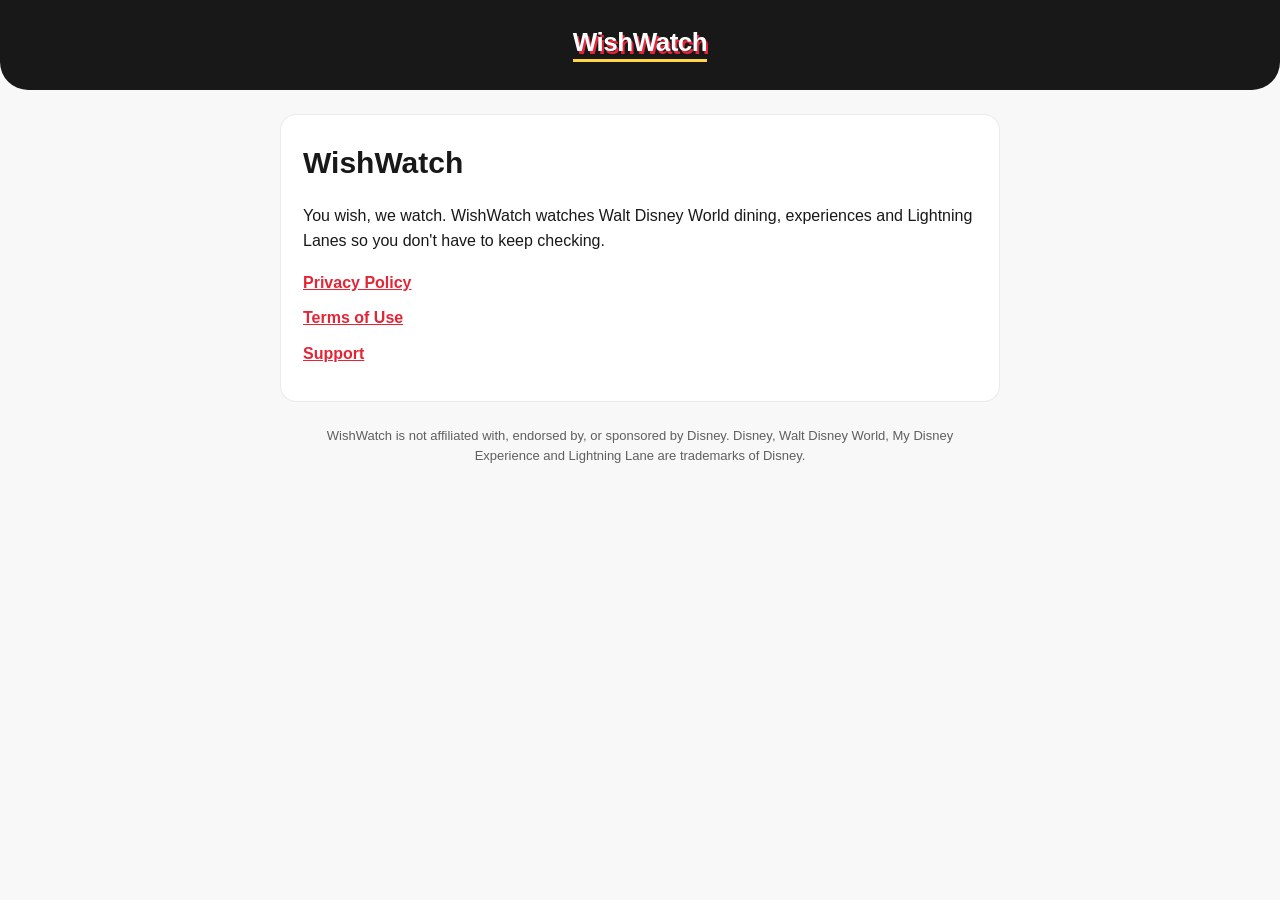
<file: index.html>
<!doctype html>
<html lang="en">
<head>
<meta charset="utf-8">
<meta name="viewport" content="width=device-width, initial-scale=1">
<title>WishWatch Legal</title>
<link rel="stylesheet" href="style.css">
</head>
<body>
<header><a href="index.html" class="brand">WishWatch</a></header>
<main>
<h1>WishWatch</h1>
<p>You wish, we watch. WishWatch watches Walt Disney World dining, experiences and Lightning Lanes so you don't have to keep checking.</p>
<div class="links">
  <a href="privacy.html">Privacy Policy</a>
  <a href="terms.html">Terms of Use</a>
  <a href="support.html">Support</a>
</div>
</main>
<footer>WishWatch is not affiliated with, endorsed by, or sponsored by Disney. Disney, Walt Disney World, My Disney Experience and Lightning Lane are trademarks of Disney.</footer>
</body>
</html>
</file>
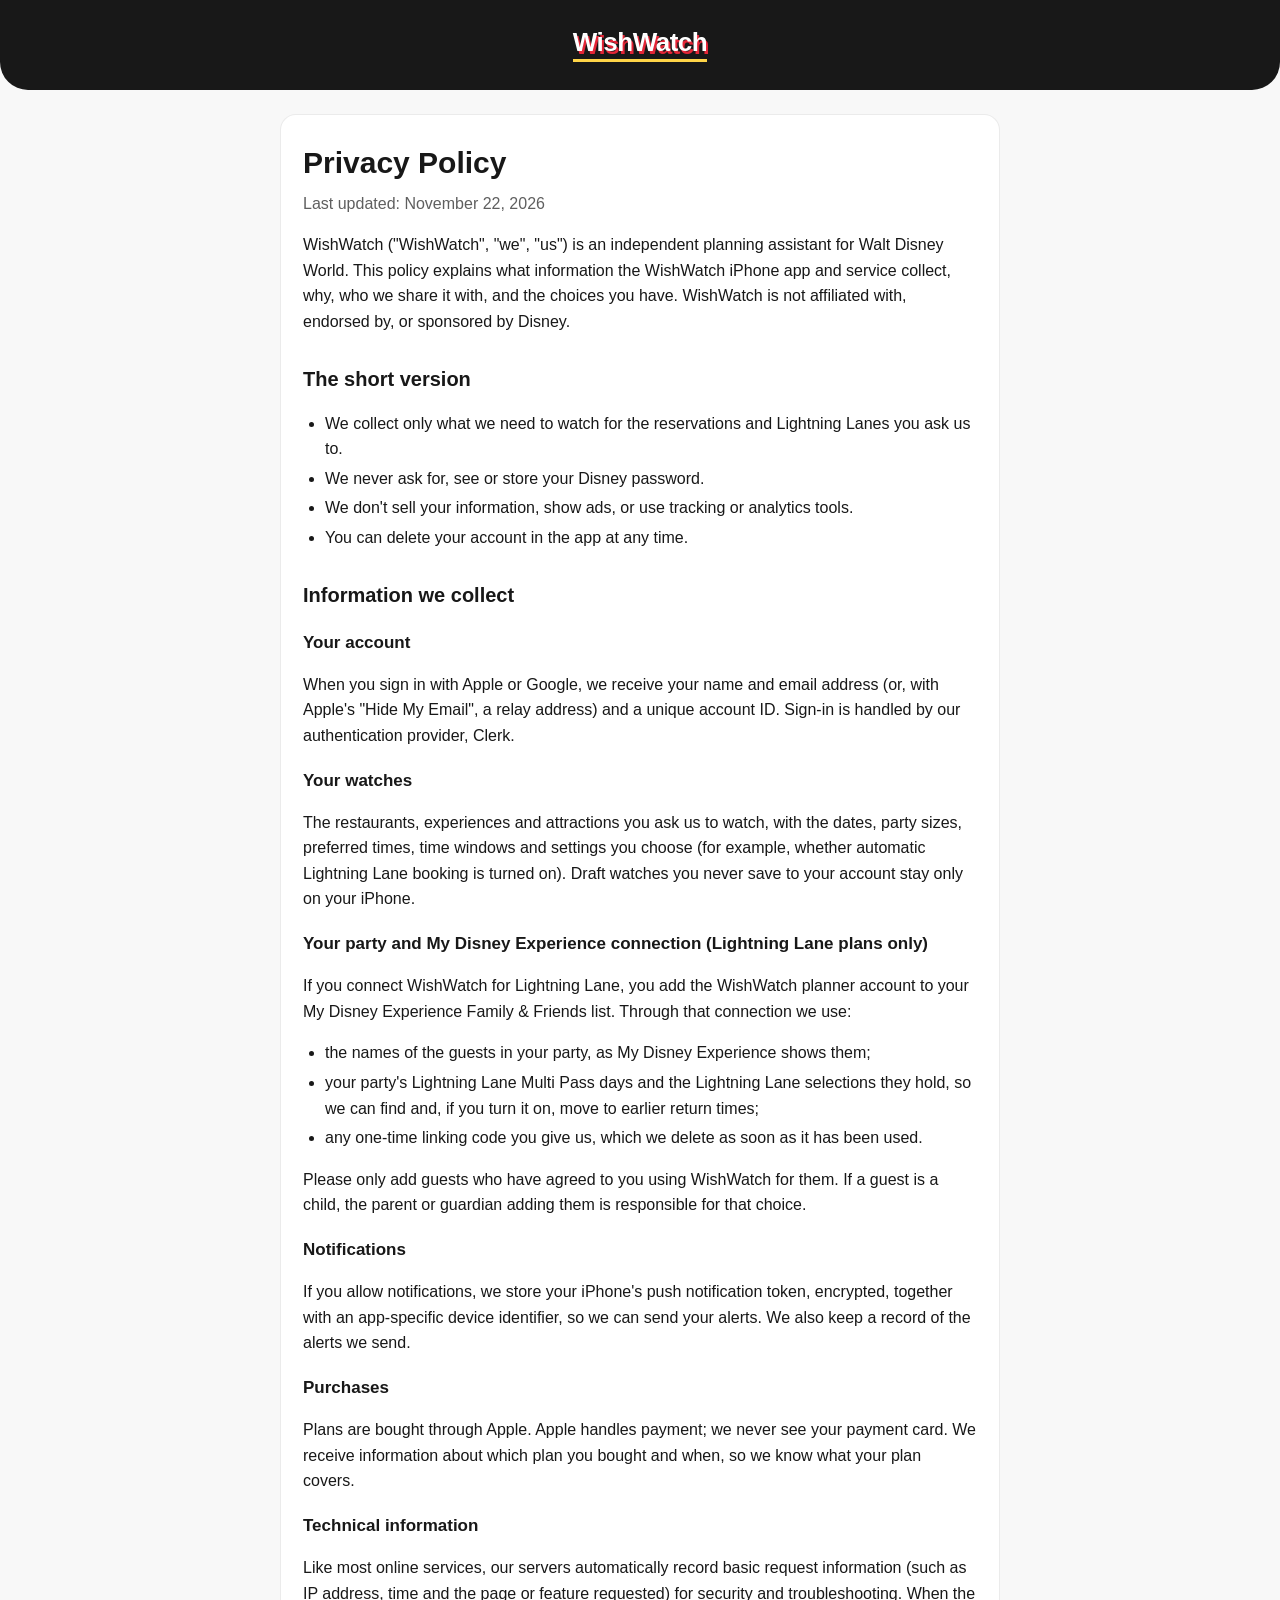
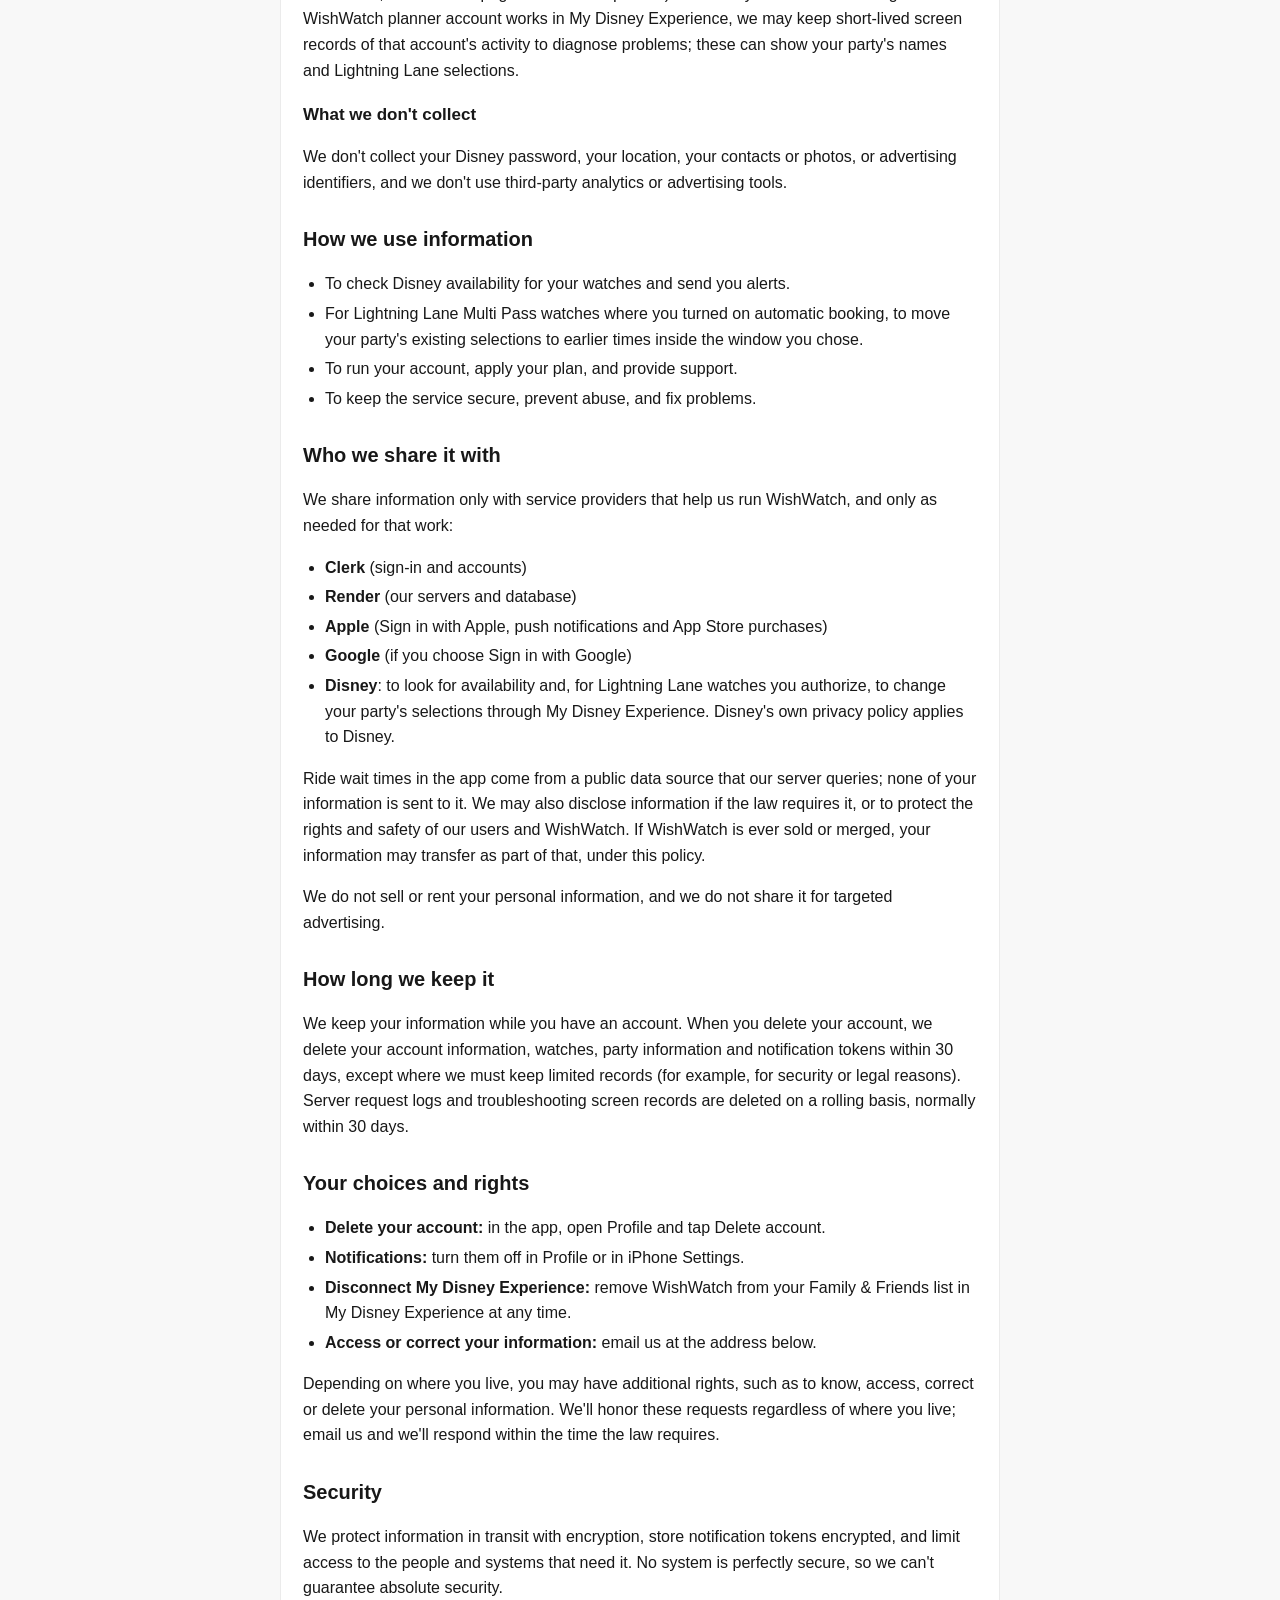
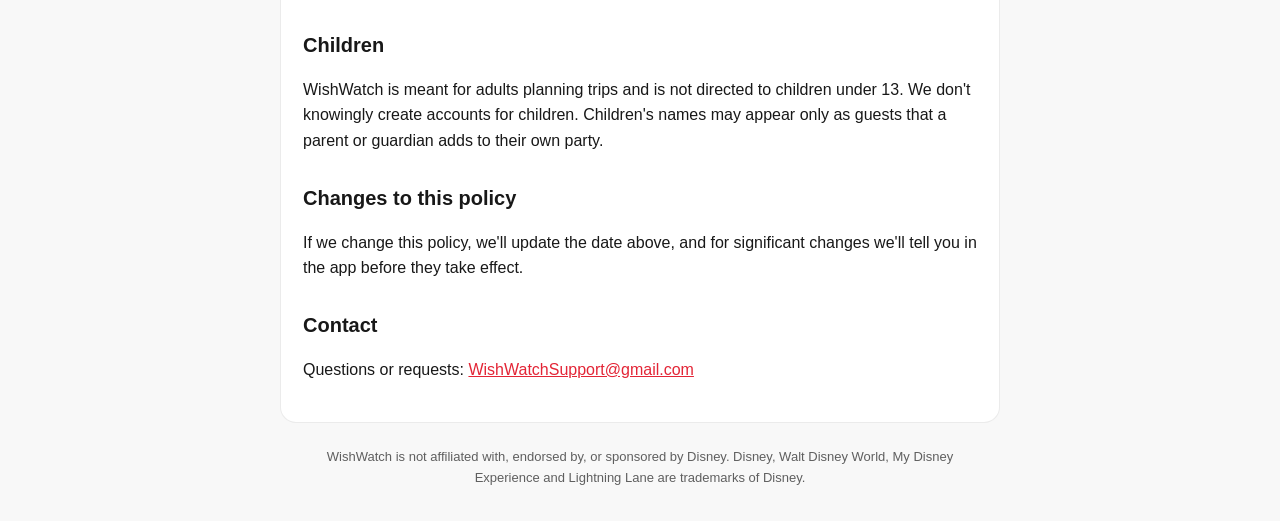
<file: privacy.html>
<!doctype html>
<html lang="en">
<head>
<meta charset="utf-8">
<meta name="viewport" content="width=device-width, initial-scale=1">
<title>WishWatch Privacy Policy</title>
<link rel="stylesheet" href="style.css">
</head>
<body>
<header><a href="index.html" class="brand">WishWatch</a></header>
<main>
<h1>Privacy Policy</h1>
<p class="updated">Last updated: November 22, 2026</p>

<p>WishWatch ("WishWatch", "we", "us") is an independent planning assistant for Walt Disney World. This policy explains what information the WishWatch iPhone app and service collect, why, who we share it with, and the choices you have. WishWatch is not affiliated with, endorsed by, or sponsored by Disney.</p>

<h2>The short version</h2>
<ul>
  <li>We collect only what we need to watch for the reservations and Lightning Lanes you ask us to.</li>
  <li>We never ask for, see or store your Disney password.</li>
  <li>We don't sell your information, show ads, or use tracking or analytics tools.</li>
  <li>You can delete your account in the app at any time.</li>
</ul>

<h2>Information we collect</h2>
<h3>Your account</h3>
<p>When you sign in with Apple or Google, we receive your name and email address (or, with Apple's "Hide My Email", a relay address) and a unique account ID. Sign-in is handled by our authentication provider, Clerk.</p>

<h3>Your watches</h3>
<p>The restaurants, experiences and attractions you ask us to watch, with the dates, party sizes, preferred times, time windows and settings you choose (for example, whether automatic Lightning Lane booking is turned on). Draft watches you never save to your account stay only on your iPhone.</p>

<h3>Your party and My Disney Experience connection (Lightning Lane plans only)</h3>
<p>If you connect WishWatch for Lightning Lane, you add the WishWatch planner account to your My Disney Experience Family &amp; Friends list. Through that connection we use:</p>
<ul>
  <li>the names of the guests in your party, as My Disney Experience shows them;</li>
  <li>your party's Lightning Lane Multi Pass days and the Lightning Lane selections they hold, so we can find and, if you turn it on, move to earlier return times;</li>
  <li>any one-time linking code you give us, which we delete as soon as it has been used.</li>
</ul>
<p>Please only add guests who have agreed to you using WishWatch for them. If a guest is a child, the parent or guardian adding them is responsible for that choice.</p>

<h3>Notifications</h3>
<p>If you allow notifications, we store your iPhone's push notification token, encrypted, together with an app-specific device identifier, so we can send your alerts. We also keep a record of the alerts we send.</p>

<h3>Purchases</h3>
<p>Plans are bought through Apple. Apple handles payment; we never see your payment card. We receive information about which plan you bought and when, so we know what your plan covers.</p>

<h3>Technical information</h3>
<p>Like most online services, our servers automatically record basic request information (such as IP address, time and the page or feature requested) for security and troubleshooting. When the WishWatch planner account works in My Disney Experience, we may keep short-lived screen records of that account's activity to diagnose problems; these can show your party's names and Lightning Lane selections.</p>

<h3>What we don't collect</h3>
<p>We don't collect your Disney password, your location, your contacts or photos, or advertising identifiers, and we don't use third-party analytics or advertising tools.</p>

<h2>How we use information</h2>
<ul>
  <li>To check Disney availability for your watches and send you alerts.</li>
  <li>For Lightning Lane Multi Pass watches where you turned on automatic booking, to move your party's existing selections to earlier times inside the window you chose.</li>
  <li>To run your account, apply your plan, and provide support.</li>
  <li>To keep the service secure, prevent abuse, and fix problems.</li>
</ul>

<h2>Who we share it with</h2>
<p>We share information only with service providers that help us run WishWatch, and only as needed for that work:</p>
<ul>
  <li><strong>Clerk</strong> (sign-in and accounts)</li>
  <li><strong>Render</strong> (our servers and database)</li>
  <li><strong>Apple</strong> (Sign in with Apple, push notifications and App Store purchases)</li>
  <li><strong>Google</strong> (if you choose Sign in with Google)</li>
  <li><strong>Disney</strong>: to look for availability and, for Lightning Lane watches you authorize, to change your party's selections through My Disney Experience. Disney's own privacy policy applies to Disney.</li>
</ul>
<p>Ride wait times in the app come from a public data source that our server queries; none of your information is sent to it. We may also disclose information if the law requires it, or to protect the rights and safety of our users and WishWatch. If WishWatch is ever sold or merged, your information may transfer as part of that, under this policy.</p>
<p>We do not sell or rent your personal information, and we do not share it for targeted advertising.</p>

<h2>How long we keep it</h2>
<p>We keep your information while you have an account. When you delete your account, we delete your account information, watches, party information and notification tokens within 30 days, except where we must keep limited records (for example, for security or legal reasons). Server request logs and troubleshooting screen records are deleted on a rolling basis, normally within 30 days.</p>

<h2>Your choices and rights</h2>
<ul>
  <li><strong>Delete your account:</strong> in the app, open Profile and tap Delete account.</li>
  <li><strong>Notifications:</strong> turn them off in Profile or in iPhone Settings.</li>
  <li><strong>Disconnect My Disney Experience:</strong> remove WishWatch from your Family &amp; Friends list in My Disney Experience at any time.</li>
  <li><strong>Access or correct your information:</strong> email us at the address below.</li>
</ul>
<p>Depending on where you live, you may have additional rights, such as to know, access, correct or delete your personal information. We'll honor these requests regardless of where you live; email us and we'll respond within the time the law requires.</p>

<h2>Security</h2>
<p>We protect information in transit with encryption, store notification tokens encrypted, and limit access to the people and systems that need it. No system is perfectly secure, so we can't guarantee absolute security.</p>

<h2>Children</h2>
<p>WishWatch is meant for adults planning trips and is not directed to children under 13. We don't knowingly create accounts for children. Children's names may appear only as guests that a parent or guardian adds to their own party.</p>

<h2>Changes to this policy</h2>
<p>If we change this policy, we'll update the date above, and for significant changes we'll tell you in the app before they take effect.</p>

<h2>Contact</h2>
<p>Questions or requests: <a href="mailto:WishWatchSupport@gmail.com">WishWatchSupport@gmail.com</a></p>
</main>
<footer>WishWatch is not affiliated with, endorsed by, or sponsored by Disney. Disney, Walt Disney World, My Disney Experience and Lightning Lane are trademarks of Disney.</footer>
</body>
</html>
</file>
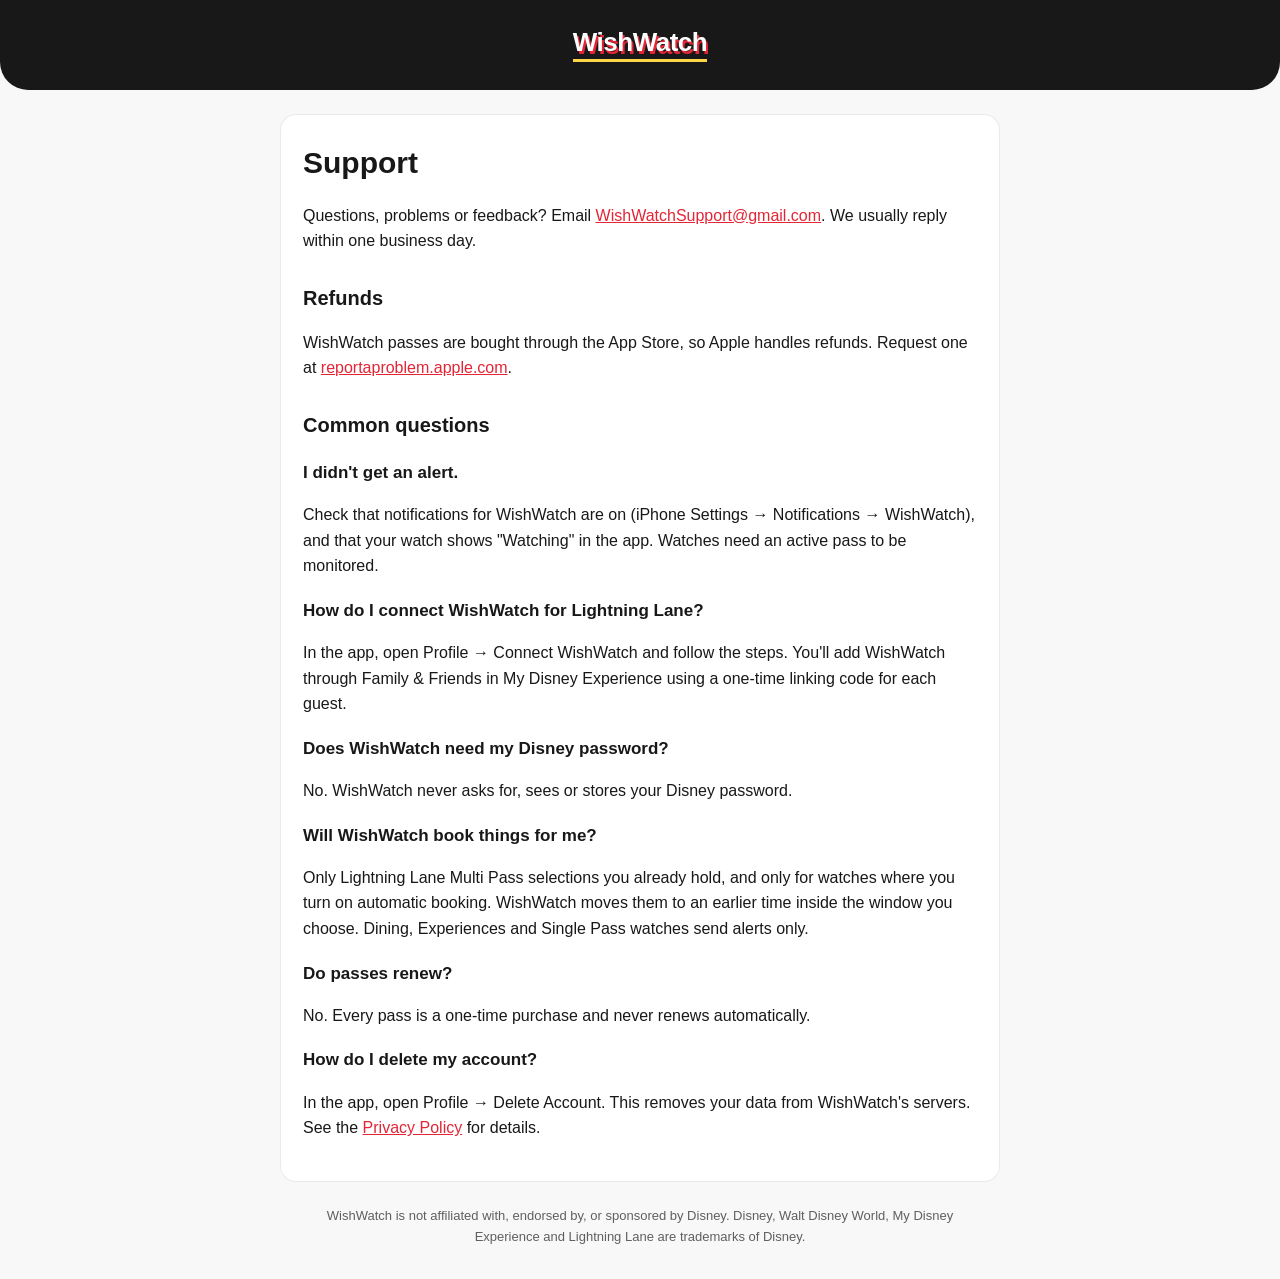
<file: support.html>
<!doctype html>
<html lang="en">
<head>
<meta charset="utf-8">
<meta name="viewport" content="width=device-width, initial-scale=1">
<title>WishWatch Support</title>
<link rel="stylesheet" href="style.css">
</head>
<body>
<header><a href="index.html" class="brand">WishWatch</a></header>
<main>
<h1>Support</h1>
<p>Questions, problems or feedback? Email <a href="mailto:WishWatchSupport@gmail.com?subject=WishWatch%20Support">WishWatchSupport@gmail.com</a>. We usually reply within one business day.</p>

<h2>Refunds</h2>
<p>WishWatch passes are bought through the App Store, so Apple handles refunds. Request one at <a href="https://reportaproblem.apple.com">reportaproblem.apple.com</a>.</p>

<h2>Common questions</h2>
<h3>I didn't get an alert.</h3>
<p>Check that notifications for WishWatch are on (iPhone Settings → Notifications → WishWatch), and that your watch shows "Watching" in the app. Watches need an active pass to be monitored.</p>

<h3>How do I connect WishWatch for Lightning Lane?</h3>
<p>In the app, open Profile → Connect WishWatch and follow the steps. You'll add WishWatch through Family &amp; Friends in My Disney Experience using a one-time linking code for each guest.</p>

<h3>Does WishWatch need my Disney password?</h3>
<p>No. WishWatch never asks for, sees or stores your Disney password.</p>

<h3>Will WishWatch book things for me?</h3>
<p>Only Lightning Lane Multi Pass selections you already hold, and only for watches where you turn on automatic booking. WishWatch moves them to an earlier time inside the window you choose. Dining, Experiences and Single Pass watches send alerts only.</p>

<h3>Do passes renew?</h3>
<p>No. Every pass is a one-time purchase and never renews automatically.</p>

<h3>How do I delete my account?</h3>
<p>In the app, open Profile → Delete Account. This removes your data from WishWatch's servers. See the <a href="privacy.html">Privacy Policy</a> for details.</p>
</main>
<footer>WishWatch is not affiliated with, endorsed by, or sponsored by Disney. Disney, Walt Disney World, My Disney Experience and Lightning Lane are trademarks of Disney.</footer>
</body>
</html>
</file>
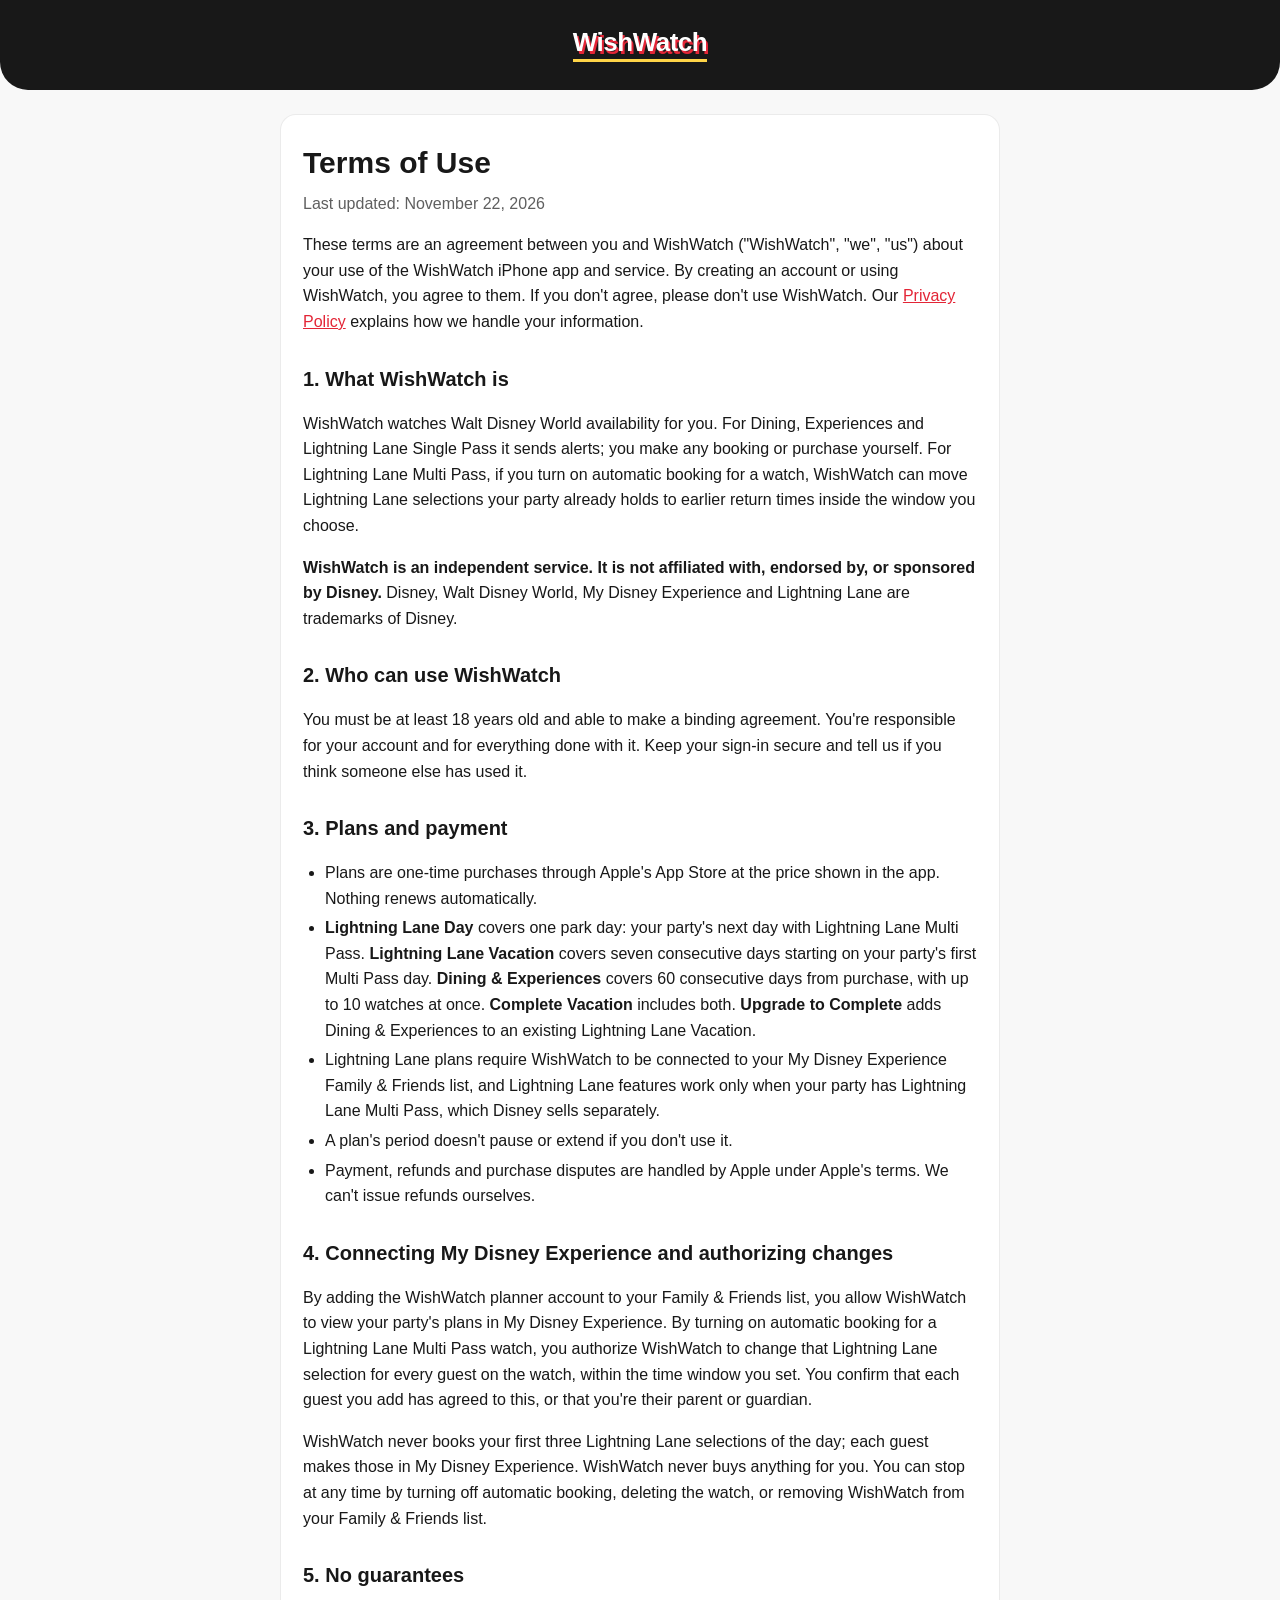
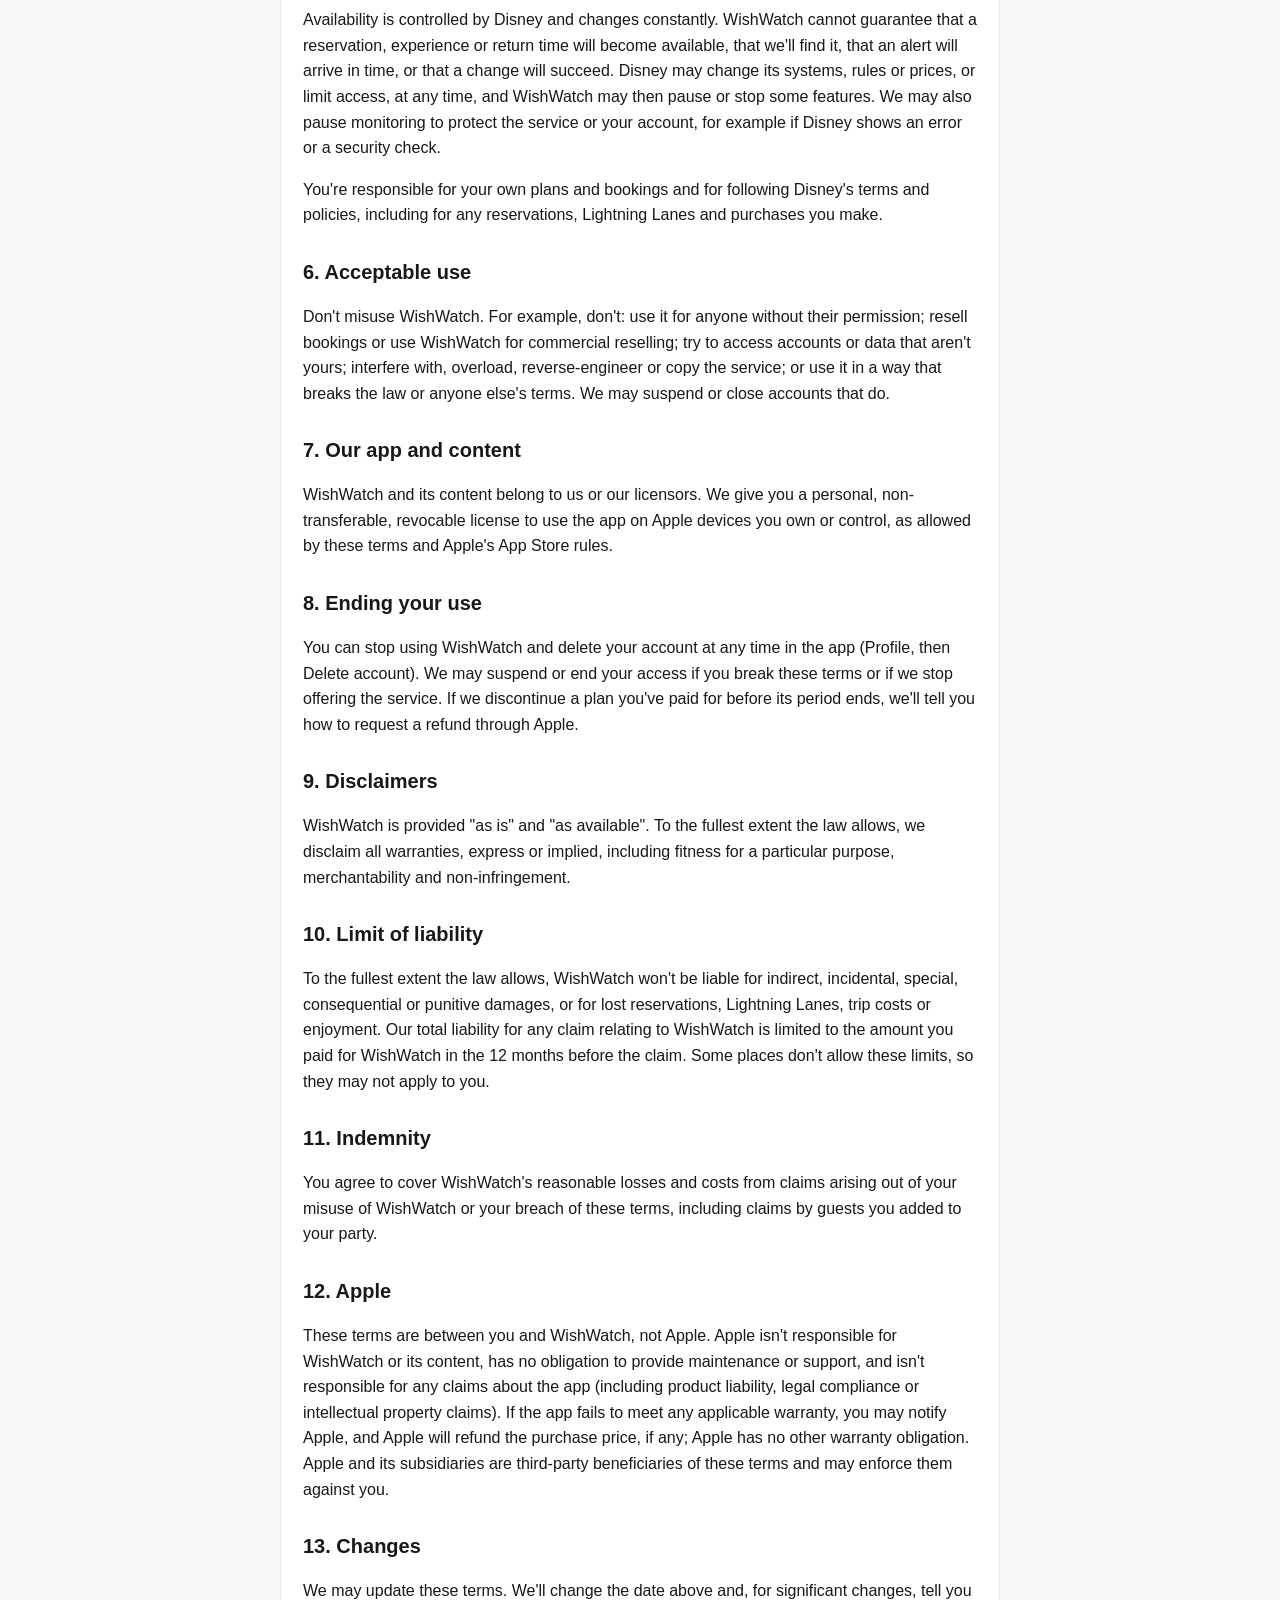
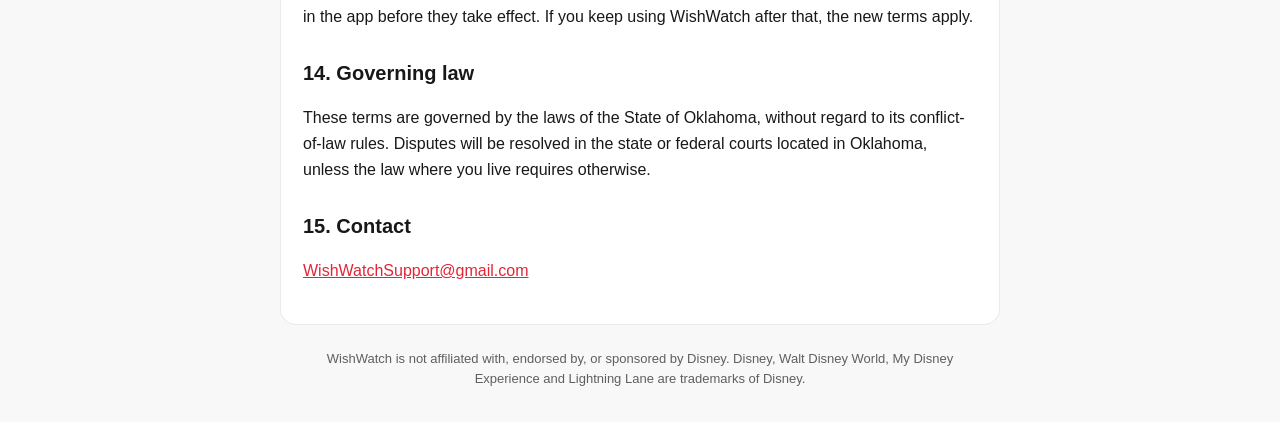
<file: terms.html>
<!doctype html>
<html lang="en">
<head>
<meta charset="utf-8">
<meta name="viewport" content="width=device-width, initial-scale=1">
<title>WishWatch Terms of Use</title>
<link rel="stylesheet" href="style.css">
</head>
<body>
<header><a href="index.html" class="brand">WishWatch</a></header>
<main>
<h1>Terms of Use</h1>
<p class="updated">Last updated: November 22, 2026</p>

<p>These terms are an agreement between you and WishWatch ("WishWatch", "we", "us") about your use of the WishWatch iPhone app and service. By creating an account or using WishWatch, you agree to them. If you don't agree, please don't use WishWatch. Our <a href="privacy.html">Privacy Policy</a> explains how we handle your information.</p>

<h2>1. What WishWatch is</h2>
<p>WishWatch watches Walt Disney World availability for you. For Dining, Experiences and Lightning Lane Single Pass it sends alerts; you make any booking or purchase yourself. For Lightning Lane Multi Pass, if you turn on automatic booking for a watch, WishWatch can move Lightning Lane selections your party already holds to earlier return times inside the window you choose.</p>
<p><strong>WishWatch is an independent service. It is not affiliated with, endorsed by, or sponsored by Disney.</strong> Disney, Walt Disney World, My Disney Experience and Lightning Lane are trademarks of Disney.</p>

<h2>2. Who can use WishWatch</h2>
<p>You must be at least 18 years old and able to make a binding agreement. You're responsible for your account and for everything done with it. Keep your sign-in secure and tell us if you think someone else has used it.</p>

<h2>3. Plans and payment</h2>
<ul>
  <li>Plans are one-time purchases through Apple's App Store at the price shown in the app. Nothing renews automatically.</li>
  <li><strong>Lightning Lane Day</strong> covers one park day: your party's next day with Lightning Lane Multi Pass. <strong>Lightning Lane Vacation</strong> covers seven consecutive days starting on your party's first Multi Pass day. <strong>Dining &amp; Experiences</strong> covers 60 consecutive days from purchase, with up to 10 watches at once. <strong>Complete Vacation</strong> includes both. <strong>Upgrade to Complete</strong> adds Dining &amp; Experiences to an existing Lightning Lane Vacation.</li>
  <li>Lightning Lane plans require WishWatch to be connected to your My Disney Experience Family &amp; Friends list, and Lightning Lane features work only when your party has Lightning Lane Multi Pass, which Disney sells separately.</li>
  <li>A plan's period doesn't pause or extend if you don't use it.</li>
  <li>Payment, refunds and purchase disputes are handled by Apple under Apple's terms. We can't issue refunds ourselves.</li>
</ul>

<h2>4. Connecting My Disney Experience and authorizing changes</h2>
<p>By adding the WishWatch planner account to your Family &amp; Friends list, you allow WishWatch to view your party's plans in My Disney Experience. By turning on automatic booking for a Lightning Lane Multi Pass watch, you authorize WishWatch to change that Lightning Lane selection for every guest on the watch, within the time window you set. You confirm that each guest you add has agreed to this, or that you're their parent or guardian.</p>
<p>WishWatch never books your first three Lightning Lane selections of the day; each guest makes those in My Disney Experience. WishWatch never buys anything for you. You can stop at any time by turning off automatic booking, deleting the watch, or removing WishWatch from your Family &amp; Friends list.</p>

<h2>5. No guarantees</h2>
<p>Availability is controlled by Disney and changes constantly. WishWatch cannot guarantee that a reservation, experience or return time will become available, that we'll find it, that an alert will arrive in time, or that a change will succeed. Disney may change its systems, rules or prices, or limit access, at any time, and WishWatch may then pause or stop some features. We may also pause monitoring to protect the service or your account, for example if Disney shows an error or a security check.</p>
<p>You're responsible for your own plans and bookings and for following Disney's terms and policies, including for any reservations, Lightning Lanes and purchases you make.</p>

<h2>6. Acceptable use</h2>
<p>Don't misuse WishWatch. For example, don't: use it for anyone without their permission; resell bookings or use WishWatch for commercial reselling; try to access accounts or data that aren't yours; interfere with, overload, reverse-engineer or copy the service; or use it in a way that breaks the law or anyone else's terms. We may suspend or close accounts that do.</p>

<h2>7. Our app and content</h2>
<p>WishWatch and its content belong to us or our licensors. We give you a personal, non-transferable, revocable license to use the app on Apple devices you own or control, as allowed by these terms and Apple's App Store rules.</p>

<h2>8. Ending your use</h2>
<p>You can stop using WishWatch and delete your account at any time in the app (Profile, then Delete account). We may suspend or end your access if you break these terms or if we stop offering the service. If we discontinue a plan you've paid for before its period ends, we'll tell you how to request a refund through Apple.</p>

<h2>9. Disclaimers</h2>
<p>WishWatch is provided "as is" and "as available". To the fullest extent the law allows, we disclaim all warranties, express or implied, including fitness for a particular purpose, merchantability and non-infringement.</p>

<h2>10. Limit of liability</h2>
<p>To the fullest extent the law allows, WishWatch won't be liable for indirect, incidental, special, consequential or punitive damages, or for lost reservations, Lightning Lanes, trip costs or enjoyment. Our total liability for any claim relating to WishWatch is limited to the amount you paid for WishWatch in the 12 months before the claim. Some places don't allow these limits, so they may not apply to you.</p>

<h2>11. Indemnity</h2>
<p>You agree to cover WishWatch's reasonable losses and costs from claims arising out of your misuse of WishWatch or your breach of these terms, including claims by guests you added to your party.</p>

<h2>12. Apple</h2>
<p>These terms are between you and WishWatch, not Apple. Apple isn't responsible for WishWatch or its content, has no obligation to provide maintenance or support, and isn't responsible for any claims about the app (including product liability, legal compliance or intellectual property claims). If the app fails to meet any applicable warranty, you may notify Apple, and Apple will refund the purchase price, if any; Apple has no other warranty obligation. Apple and its subsidiaries are third-party beneficiaries of these terms and may enforce them against you.</p>

<h2>13. Changes</h2>
<p>We may update these terms. We'll change the date above and, for significant changes, tell you in the app before they take effect. If you keep using WishWatch after that, the new terms apply.</p>

<h2>14. Governing law</h2>
<p>These terms are governed by the laws of the State of Oklahoma, without regard to its conflict-of-law rules. Disputes will be resolved in the state or federal courts located in Oklahoma, unless the law where you live requires otherwise.</p>

<h2>15. Contact</h2>
<p><a href="mailto:WishWatchSupport@gmail.com">WishWatchSupport@gmail.com</a></p>
</main>
<footer>WishWatch is not affiliated with, endorsed by, or sponsored by Disney. Disney, Walt Disney World, My Disney Experience and Lightning Lane are trademarks of Disney.</footer>
</body>
</html>
</file>
<file: style.css>
:root { --ink: #181818; --muted: #5f5f5f; --red: #e32536; --sun: #ffd447; --pale: #f8f8f8; }
* { box-sizing: border-box; }
body { margin: 0; background: var(--pale); color: var(--ink);
  font: 16px/1.6 -apple-system, BlinkMacSystemFont, "Segoe UI", Roboto, sans-serif; }
header { background: var(--ink); padding: 22px 20px 26px; text-align: center;
  border-radius: 0 0 28px 28px; }
.brand { color: #fff; font-weight: 900; font-size: 26px; letter-spacing: -0.5px;
  text-decoration: none; text-shadow: 2px 3px 0 var(--red);
  border-bottom: 3px solid var(--sun); padding-bottom: 2px; }
main { max-width: 720px; margin: 24px auto; padding: 24px 22px; background: #fff;
  border-radius: 16px; border: 1px solid rgba(0,0,0,0.08); }
h1 { font-size: 30px; margin: 0 0 4px; }
h2 { font-size: 20px; margin: 28px 0 8px; }
h3 { font-size: 17px; margin: 18px 0 6px; }
.updated { color: var(--muted); margin-top: 0; }
a { color: var(--red); }
ul { padding-left: 22px; }
li { margin: 4px 0; }
footer { max-width: 720px; margin: 0 auto 32px; padding: 0 22px; color: var(--muted);
  font-size: 13px; text-align: center; }
.links a { display: block; margin: 10px 0; font-weight: 600; }
</file>
